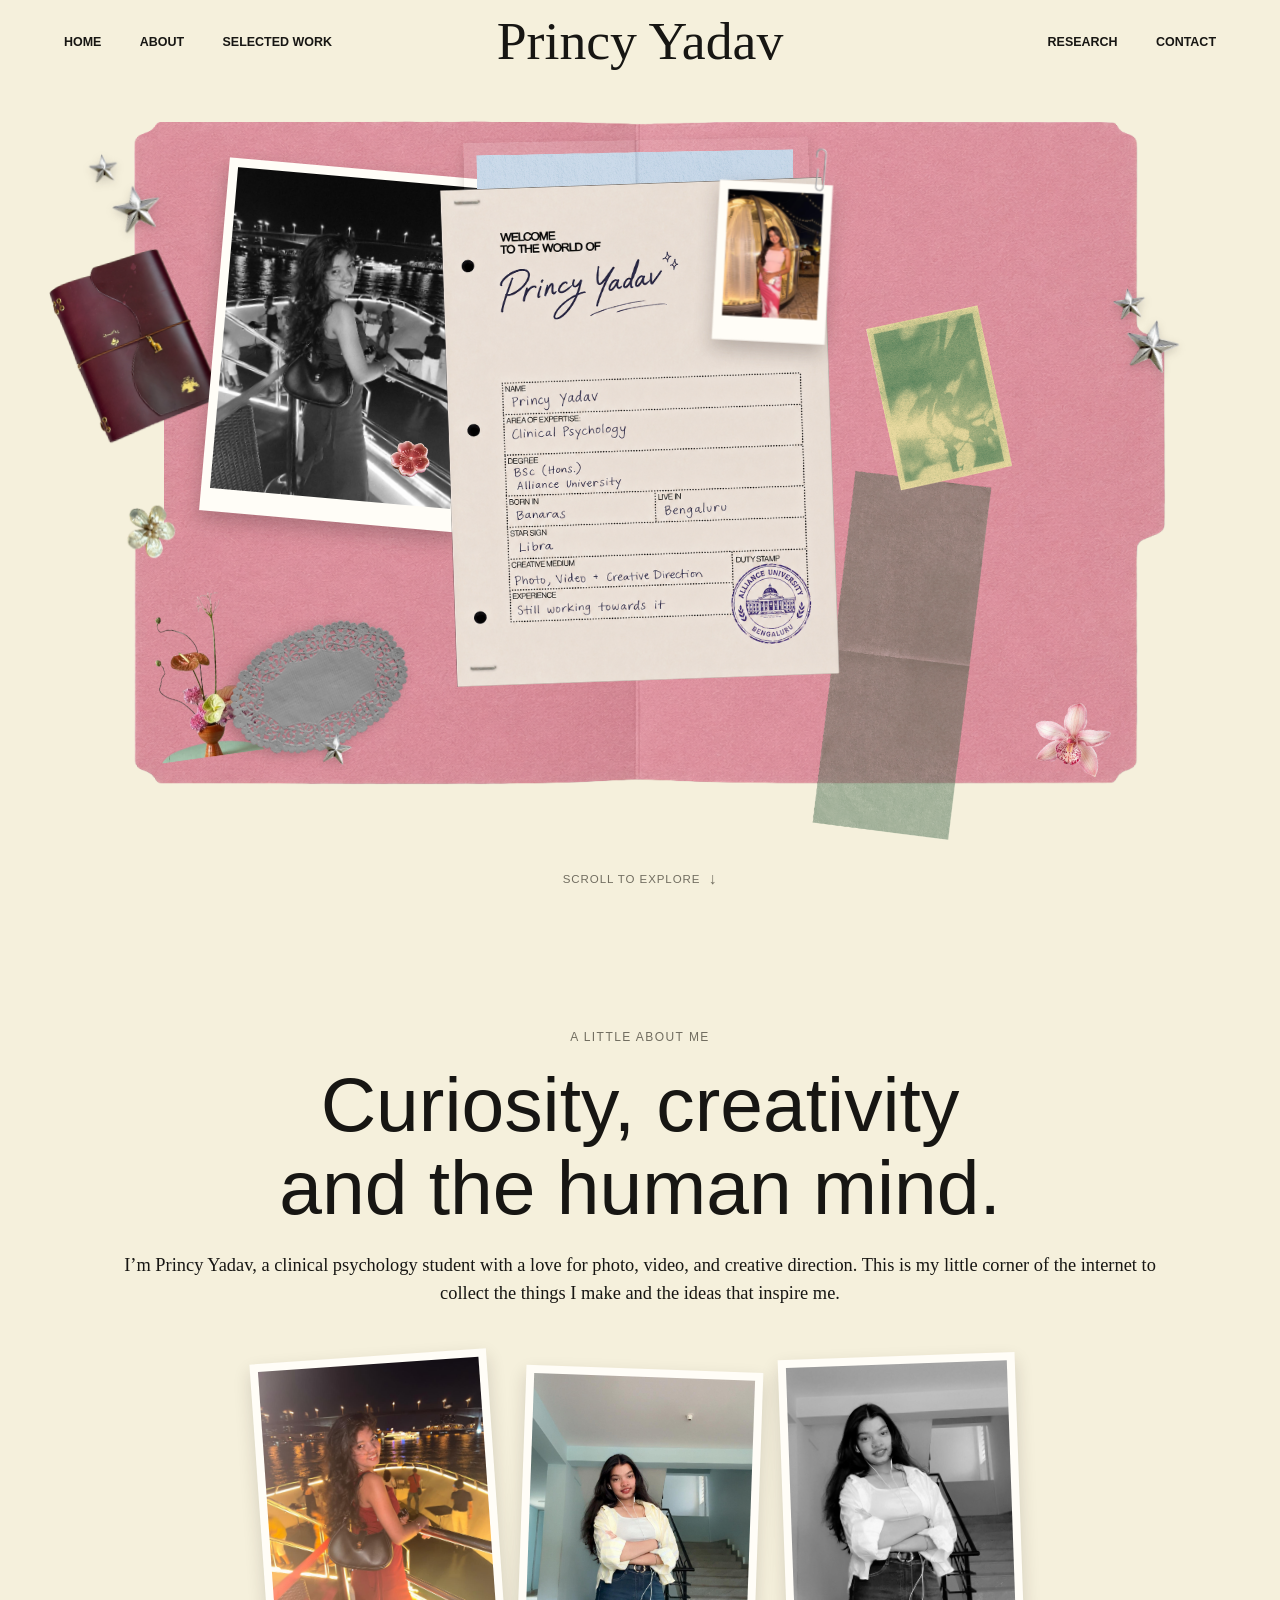
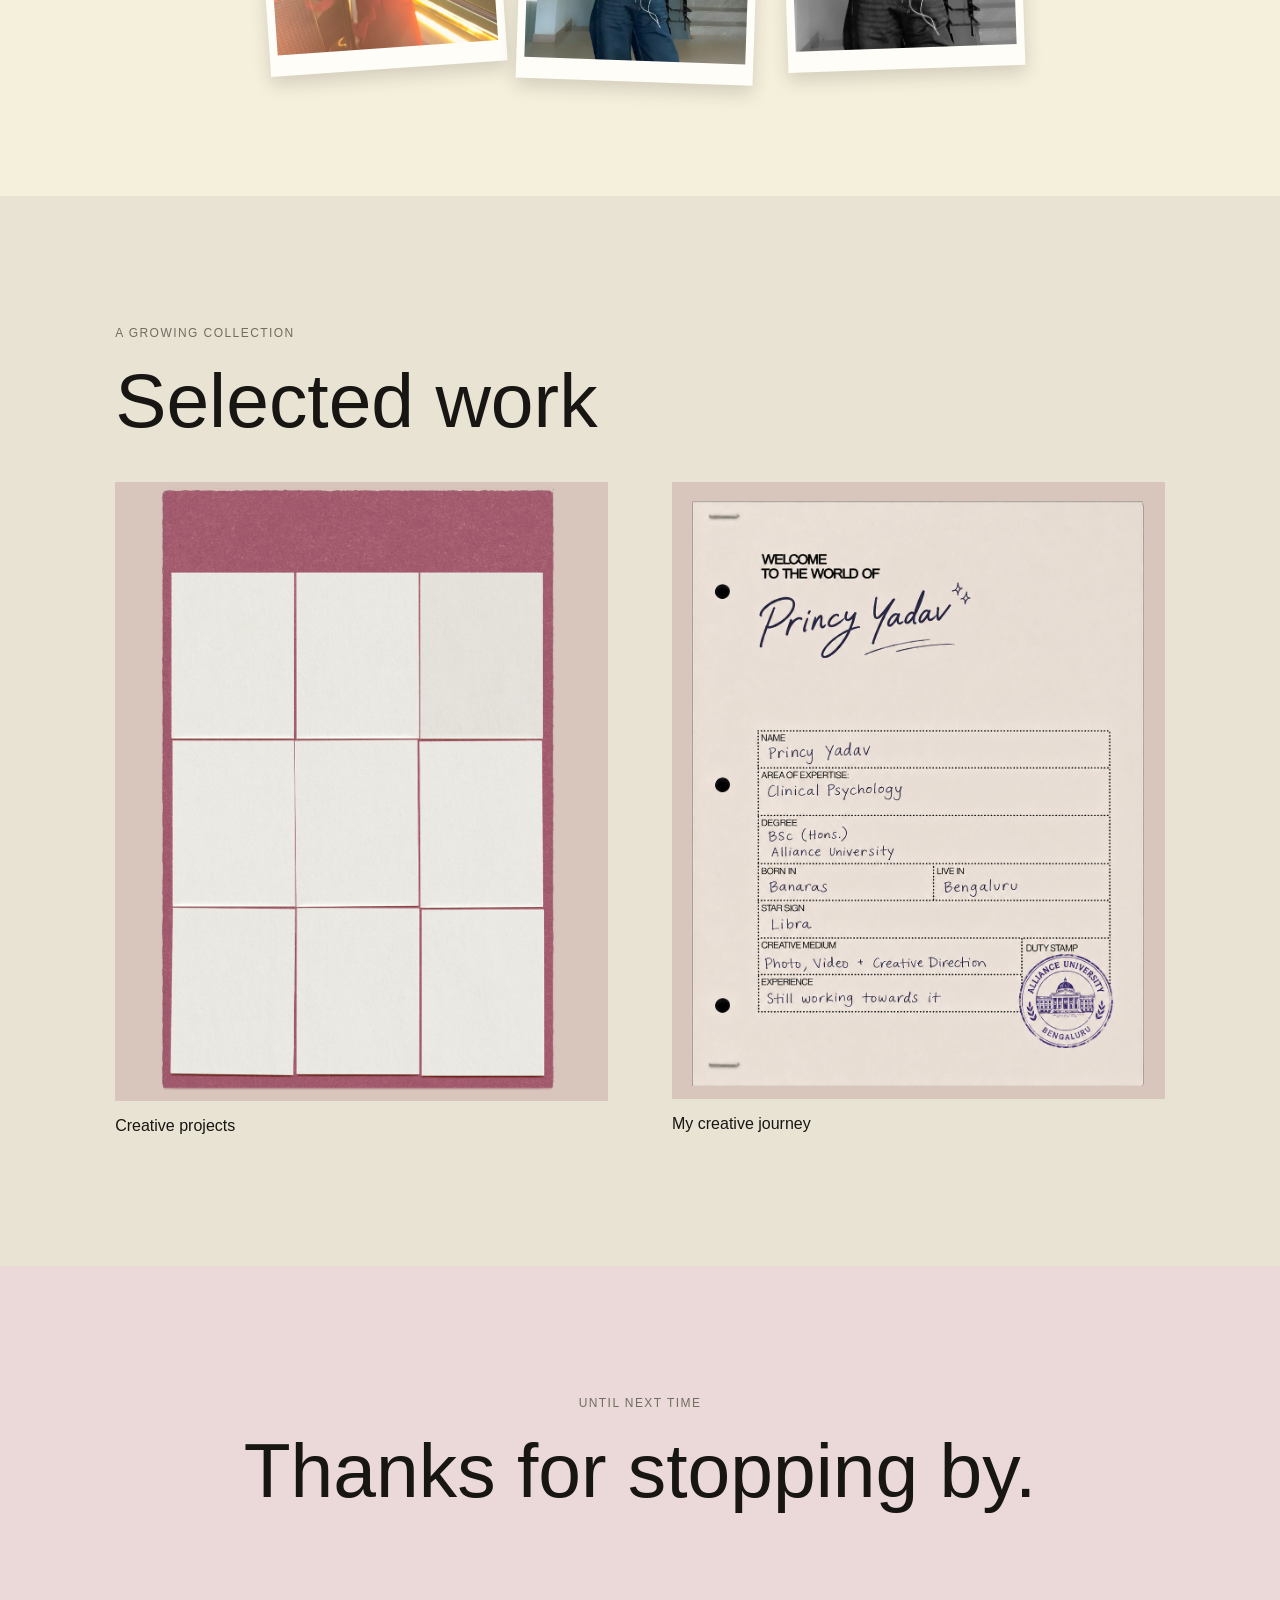
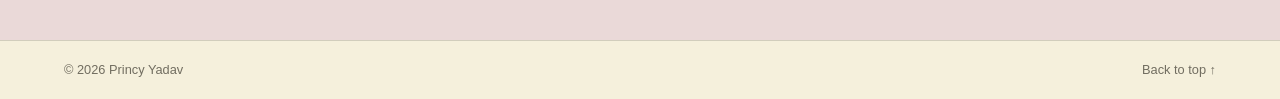
<file: index.html>
<!doctype html>
<html lang="en">
  <head>
    <meta charset="utf-8">
    <meta name="viewport" content="width=device-width, initial-scale=1">
    <meta name="theme-color" content="#f5f0dc">
    <meta
      name="description"
      content="The creative portfolio and journey of Princy Yadav."
    >
    <title>Princy Yadav — Creative Journey</title>
    <link rel="preconnect" href="https://fonts.cdnfonts.com">
    <link href="https://fonts.cdnfonts.com/css/grainne" rel="stylesheet">
    <link
      href="https://fonts.cdnfonts.com/css/acterumsignaturepersonaluse"
      rel="stylesheet"
    >
    <link rel="stylesheet" href="styles.css">
  </head>
  <body>
    <a class="skip-link" href="#main">Skip to content</a>

    <header class="site-header">
      <nav class="site-nav site-nav--left" aria-label="Main navigation">
        <a href="#home">Home</a>
        <a href="#about">About</a>
        <a href="#work">Selected work</a>
      </nav>
      <a class="wordmark" href="#home" aria-label="Princy Yadav, home">Princy Yadav</a>
      <nav class="site-nav site-nav--right" aria-label="More navigation">
        <a href="research.html">Research</a>
        <a href="#contact">Contact</a>
      </nav>
    </header>

    <main id="main">
      <section class="hero" id="home" aria-label="Welcome to the creative world of Princy Yadav">
        <div class="collage" aria-label="A scrapbook collage introducing Princy Yadav">
          <img class="collage-folder" src="image/pink_open_foulder.png" alt="">
          <div
            class="scrapbook-group backing-papers-group"
            data-scrapbook-group="backing"
            role="group"
            aria-label="Background paper stack"
          >
            <div class="backing-blue-anchor">
              <div
                class="resume-paper blue-journal"
                id="blue_paper_for_resume"
                tabindex="0"
                role="button"
                aria-label="Bring background papers to front"
                data-scrapbook-trigger
                aria-pressed="false"
              >
                <div class="journal-pages">
                  <section class="journal-page" aria-label="Introduction, page one">
                    <p>
                      I am a Psychology undergraduate at Alliance University, Bengaluru, with a growing passion for understanding human behaviour, emotions, cognition, and mental well-being.
                    </p>
                    <p>
                      I believe that understanding people begins with curiosity, empathy, and an open mind. I enjoy exploring how psychological concepts influence our thoughts, decisions, relationships, and everyday experiences.
                    </p>
                  </section>
                  <section class="journal-page journal-page--right" aria-label="Introduction, page two">
                    <p>
                      As a student, I am eager to strengthen my knowledge and develop skills in psychological research, critical thinking, communication, and interpersonal understanding. I value continuous learning and look forward to gaining practical exposure that will help me grow both academically and personally.
                    </p>
                    <p>
                      I am always open to connecting with fellow students, researchers, and professionals who share an interest in psychology, mental health, and human development.
                    </p>
                    <p class="journal-closing">Curious mind. Compassionate heart. Lifelong learner. 🌿</p>
                  </section>
                </div>
              </div>
            </div>
            <img
              class="collage-piece green-paper"
              src="image/stamp_green.png"
              alt=""
              tabindex="0"
              role="button"
              aria-label="Bring background papers to front"
              data-scrapbook-trigger
              aria-pressed="false"
            >
          </div>
          <figure class="photo-card photo-one">
            <img src="image/personal_photo_01.jpeg" alt="Princy by the water at night">
          </figure>
          <img class="collage-piece diary" src="image/diray.png" alt="">
          <img class="collage-piece flowers" src="image/flower-was.png" alt="">
          <img class="collage-piece background-paper" src="image/green_paper_stip.png" alt="">
          <img class="collage-piece tray" src="image/paper_stam_cut_ot.png" alt="">
          <img class="collage-piece lily" src="image/pik_lily.png" alt="">
          <img class="collage-piece star star-one" src="image/star1.png" alt="">
          <img class="collage-piece star star-two" src="image/star2.png" alt="">
          <img class="collage-piece star star-three" src="image/star3.png" alt="">
          <img class="collage-piece star star-right-small" src="image/star3.png" alt="">
          <img class="collage-piece star star-bottom-left" src="image/star3.png" alt="">
          <img class="collage-piece pearl-flower" src="image/button_lilly.png" alt="">
          <img class="collage-piece pink-flower" src="image/button.png" alt="">
          <div
            class="scrapbook-group resume-group is-active"
            data-scrapbook-group="resume"
            role="group"
            aria-label="Resume paper stack"
          >
            <div class="resume-stack">
              <img
                class="profile-poster"
                src="image/princy-journey-poster.png"
                alt="Princy Yadav's creative journey resume"
                tabindex="0"
                role="button"
                aria-label="Bring resume stack to front"
                data-scrapbook-trigger
                aria-pressed="true"
              >
              <figure
                class="photo-card photo-two"
                tabindex="0"
                role="button"
                aria-label="Bring resume stack to front"
                data-scrapbook-trigger
                aria-pressed="true"
              >
                <img src="image/personal_photo_04.jpeg" alt="Princy in a pink outfit">
                <img
                  class="collage-piece clip"
                  src="image/paper_clip.png"
                  alt=""
                  aria-hidden="true"
                >
              </figure>
              <a
                class="resume-download"
                href="image/princy-journey-poster.png"
                download="Princy-Yadav-Resume.png"
              >
               
              </a>
            </div>
          </div>
         
        </div>
        <a class="scroll-cue" href="#about">Scroll to explore <span aria-hidden="true">↓</span></a>
      </section>

      <section class="about section-wrap" id="about" aria-labelledby="about-title">
        <p class="eyebrow">A little about me</p>
        <h1 id="about-title">Curiosity, creativity<br>and the human mind.</h1>
        <p>
          I’m Princy Yadav, a clinical psychology student with a love for
          photo, video, and creative direction. This is my little corner of
          the internet to collect the things I make and the ideas that inspire me.
        </p>
        <div class="about-photos" aria-label="More personal photos">
          <figure class="about-photo">
            <img src="image/personal_photo_02.jpeg" alt="Princy on a boat at night">
          </figure>
          <figure class="about-photo">
            <img src="image/personal_photo_05.jpeg" alt="Princy in a light jacket">
          </figure>
          <figure class="about-photo">
            <img
              src="image/WhatsApp%20Image%202026-11-14%20at%204.09.56%20PM.jpeg"
              alt="Princy in a portrait photo"
            >
          </figure>
        </div>
      </section>

      <section class="work section-wrap" id="work" aria-labelledby="work-title">
        <p class="eyebrow">A growing collection</p>
        <h2 id="work-title">Selected work</h2>
        <div class="work-grid">
          <figure class="work-card">
            <img src="image/bentogrid.png" alt="Pink scrapbook page ready for creative work">
            <figcaption>Creative projects</figcaption>
          </figure>
          <figure class="work-card">
            <img src="image/princy-journey-poster.png" alt="Creative journey poster">
            <figcaption>My creative journey</figcaption>
          </figure>
        </div>
      </section>

      <section class="contact section-wrap" id="contact" aria-labelledby="contact-title">
        <p class="eyebrow">Until next time</p>
        <h2 id="contact-title">Thanks for stopping by.</h2>
      </section>
    </main>

    <footer class="site-footer">
      <p>© 2026 Princy Yadav</p>
      <a href="#home">Back to top ↑</a>
    </footer>
    <script>
      const scrapbookGroups = document.querySelectorAll("[data-scrapbook-group]");
      const hero = document.querySelector(".hero");

      const activateScrapbookGroup = (activeGroup) => {
        hero.classList.toggle(
          "is-backing-open",
          activeGroup.dataset.scrapbookGroup === "backing"
        );
        scrapbookGroups.forEach((group) => {
          const isActive = group === activeGroup;
          group.classList.toggle("is-active", isActive);
          group.querySelectorAll("[data-scrapbook-trigger]").forEach((trigger) => {
            trigger.setAttribute("aria-pressed", String(isActive));
          });
        });
      };

      scrapbookGroups.forEach((group) => {
        group.addEventListener("click", () => activateScrapbookGroup(group));
        group.addEventListener("keydown", (event) => {
          if (event.target.closest("a")) return;
          if (event.key !== "Enter" && event.key !== " ") return;

          event.preventDefault();
          activateScrapbookGroup(group);
        });
      });
    </script>
  </body>
</html>
</file>
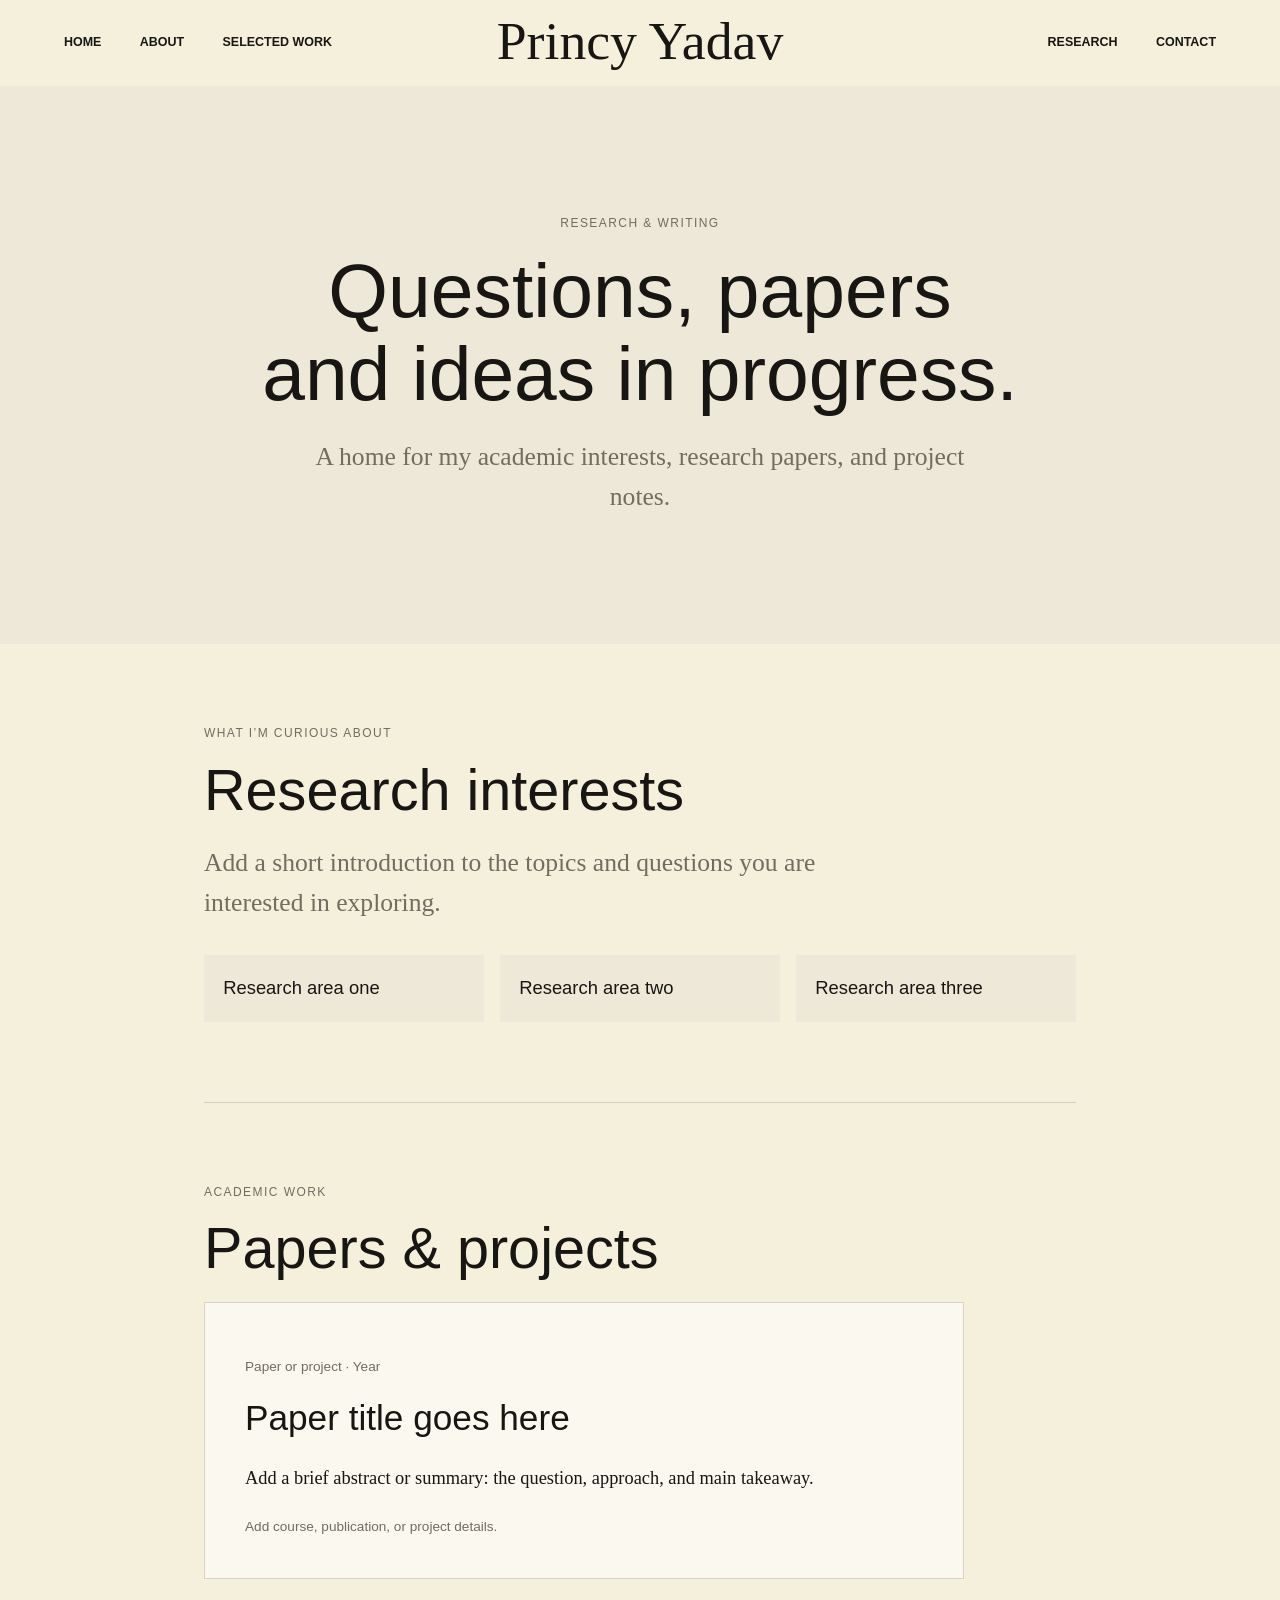
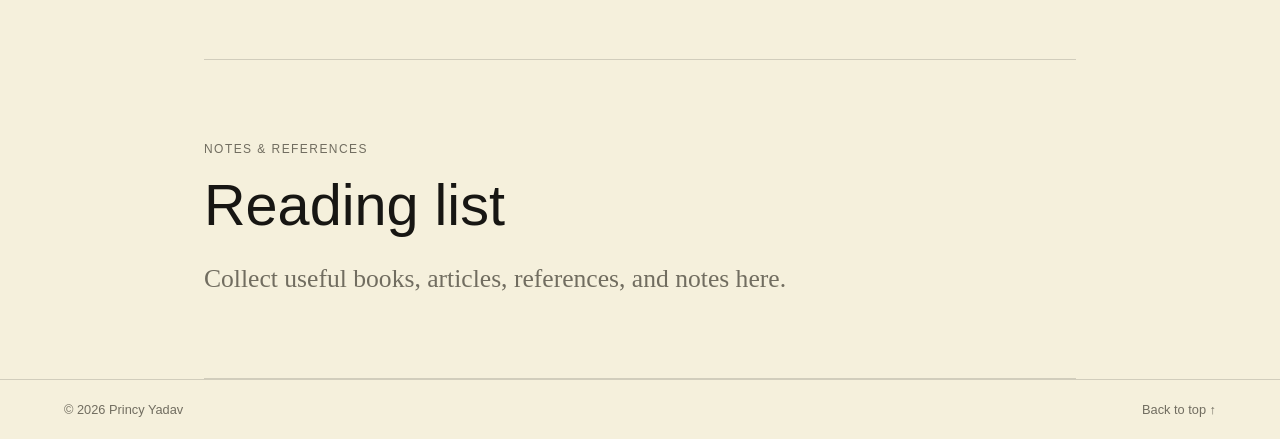
<file: research.html>
<!doctype html>
<html lang="en">
  <head>
    <meta charset="utf-8">
    <meta name="viewport" content="width=device-width, initial-scale=1">
    <meta name="theme-color" content="#f5f0dc">
    <meta
      name="description"
      content="Research interests, academic papers, and projects by Princy Yadav."
    >
    <title>Research & Papers — Princy Yadav</title>
    <link rel="preconnect" href="https://fonts.cdnfonts.com">
    <link href="https://fonts.cdnfonts.com/css/grainne" rel="stylesheet">
    <link
      href="https://fonts.cdnfonts.com/css/acterumsignaturepersonaluse"
      rel="stylesheet"
    >
    <link rel="stylesheet" href="styles.css">
  </head>
  <body>
    <a class="skip-link" href="#main">Skip to content</a>

    <header class="site-header">
      <nav class="site-nav site-nav--left" aria-label="Main navigation">
        <a href="index.html#home">Home</a>
        <a href="index.html#about">About</a>
        <a href="index.html#work">Selected work</a>
      </nav>
      <a class="wordmark" href="index.html#home" aria-label="Princy Yadav, home">Princy Yadav</a>
      <nav class="site-nav site-nav--right" aria-label="More navigation">
        <a href="research.html" aria-current="page">Research</a>
        <a href="index.html#contact">Contact</a>
      </nav>
    </header>

    <main id="main">
      <section class="research-hero section-wrap" aria-labelledby="research-title">
        <p class="eyebrow">Research & writing</p>
        <h1 id="research-title">Questions, papers<br>and ideas in progress.</h1>
        <p>
          A home for my academic interests, research papers, and project notes.
        </p>
      </section>

      <div class="research-content">
        <section class="research-block" aria-labelledby="interests-title">
          <p class="eyebrow">What I’m curious about</p>
          <h2 id="interests-title">Research interests</h2>
          <p class="research-copy">
            Add a short introduction to the topics and questions you are
            interested in exploring.
          </p>
          <div class="topic-list" aria-label="Research interest placeholders">
            <p>Research area one</p>
            <p>Research area two</p>
            <p>Research area three</p>
          </div>
        </section>

        <section class="research-block" id="papers" aria-labelledby="papers-title">
          <p class="eyebrow">Academic work</p>
          <h2 id="papers-title">Papers & projects</h2>
          <article class="paper-card">
            <p class="paper-meta">Paper or project · Year</p>
            <h3>Paper title goes here</h3>
            <p>
              Add a brief abstract or summary: the question, approach, and
              main takeaway.
            </p>
            <p class="paper-status">Add course, publication, or project details.</p>
          </article>
        </section>

        <section class="research-block" aria-labelledby="notes-title">
          <p class="eyebrow">Notes & references</p>
          <h2 id="notes-title">Reading list</h2>
          <p class="research-copy">
            Collect useful books, articles, references, and notes here.
          </p>
        </section>
      </div>
    </main>

    <footer class="site-footer">
      <p>© 2026 Princy Yadav</p>
      <a href="#main">Back to top ↑</a>
    </footer>
  </body>
</html>
</file>
<file: styles.css>
:root {
  color-scheme: light;
  --paper: #f5f0dc;
  --ink: #171613;
  --muted: #716d60;
  --pink: #d97791;
  --line: rgba(23, 22, 19, 0.16);
  --display-font: "Grainne", Arial, sans-serif;
  --body-font: "ActerumSignaturePersonalUse", "Segoe Script", cursive;
}

* {
  box-sizing: border-box;
}

html {
  scroll-behavior: smooth;
}

body {
  margin: 0;
  background: var(--paper);
  color: var(--ink);
  font-family: var(--body-font);
  font-size: 1.15rem;
  line-height: 1.55;
}

a {
  color: inherit;
}

.skip-link {
  position: absolute;
  top: 0.75rem;
  left: 0.75rem;
  z-index: 20;
  padding: 0.6rem 0.9rem;
  transform: translateY(-180%);
  background: var(--ink);
  color: var(--paper);
  font-family: var(--display-font);
}

.skip-link:focus {
  transform: translateY(0);
}

.site-header {
  position: relative;
  z-index: 10;
  display: grid;
  min-height: 86px;
  grid-template-columns: 1fr auto 1fr;
  align-items: center;
  gap: 1rem;
  padding: 0.65rem clamp(1.25rem, 5vw, 4.5rem);
}

.site-nav {
  display: flex;
  align-items: center;
  gap: clamp(1rem, 3vw, 2.8rem);
  font-family: var(--display-font);
  font-size: 0.78rem;
  font-weight: 600;
  text-transform: uppercase;
}

.site-nav--right {
  justify-content: flex-end;
}

.site-nav a,
.site-footer a {
  text-decoration: none;
  transition: color 180ms ease;
}

.site-nav a:hover,
.site-footer a:hover {
  color: var(--pink);
}

.wordmark {
  padding: 0 0.6rem 0.2rem;
  font-family: var(--body-font);
  font-size: clamp(2.2rem, 4.2vw, 3.8rem);
  line-height: 1;
  text-decoration: none;
  white-space: nowrap;
}

.hero {
  position: relative;
  display: grid;
  min-height: calc(100svh - 86px);
  align-items: start;
  justify-items: center;
  padding: 0;
  overflow: hidden;
}

.collage {
  position: relative;
  width: auto;
  height: min(58.25vw, calc(100svh - 110px));
  aspect-ratio: 1536 / 995;
  margin-top: 0;
  isolation: isolate;
}

.scrapbook-group {
  position: absolute;
  inset: 0;
  width: 100%;
  height: 100%;
  pointer-events: none;
  transform: translateY(0) scale(1);
  transform-origin: center;
  transition: transform 420ms cubic-bezier(0.2, 0.75, 0.3, 1);
}

/* Backing-paper stack: controls the layer order for the blue page and green stamp. */
.backing-papers-group {
  z-index: 7;
}

/* Resume stack: controls the layer order for the cream poster and its attachments. */
.resume-group {
  z-index: 4;
}

.scrapbook-group.is-active {
  z-index: 8;
  transform: translateY(-2px) scale(1.01);
}

.collage-folder,
.collage-piece,
.profile-poster {
  position: absolute;
  display: block;
  height: auto;
  user-select: none;
  -webkit-user-drag: none;
}

.collage-folder {
  z-index: 0;
  inset: 0;
  width: 100%;
  height: 100%;
  object-fit: contain;
}

.photo-card {
  position: absolute;
  z-index: 3;
  width: 23%;
  margin: 0;
  padding: 0.55rem 0.55rem 1.45rem;
  background: #fffdf7;
  box-shadow: 0 9px 18px rgba(39, 27, 24, 0.25);
}

.photo-card img {
  display: block;
  width: 100%;
  height: auto;
  object-fit: contain;
}

.photo-one {
  z-index: 2;
  top: 11%;
  left: 13%;
  width: 22.5%;
  transform: rotate(5deg);
  animation: drift-in 900ms 160ms both;
}

.photo-two {
  z-index: 2;
  top: 3%;
  left: 68%;
  width: 27%;
  pointer-events: auto;
  cursor: pointer;
  transform: rotate(3deg);
  animation: drift-in 900ms 240ms both;
}

.diary {
  z-index: 1;
  top: 22%;
  left: -1%;
  width: 14%;
  transform: rotate(-12deg);
  animation: drift-in 900ms 100ms both;
}

.flowers {
  z-index: 5;
  bottom: 10%;
  left: 5%;
  width: 14%;
  transform: rotate(-8deg);
  animation: drift-in 900ms 350ms both;
}

.background-paper {
  z-index: 1;
  top: 52%;
  right: 20.5%;
  width: 13.5%;
  transform: rotate(187deg);
  animation: drift-in 900ms 260ms both;
}

/* Positions the green stamp inside the backing-paper stack. */
.green-paper {
  z-index: 2;
  top: 30%;
  left: 70%;
  width: 12%;
  pointer-events: auto;
  cursor: pointer;
  transform: rotate(-12deg);
  animation: drift-in 900ms 260ms both;
}

/* Positions the blue journal within the backing-paper stack. */
.backing-blue-anchor {
  position: absolute;
  z-index: 0;
  top: 7.2%;
  left: 35%;
  width: 30%;
  aspect-ratio: 1121 / 1403;
}

.tray {
  z-index: 6;
  bottom: 6%;
  left: 15.5%;
  width: 13%;
  filter: grayscale(1) brightness(0.7) contrast(1.3) drop-shadow(0 6px 6px rgba(39, 27, 24, 0.25));
  transform: rotate(68deg);
  animation: drift-in 900ms 320ms both;
}

.lily {
  z-index: 5;
  right: 8%;
  bottom: 6%;
  width: 9%;
  transform: rotate(12deg);
  animation: drift-in 900ms 420ms both;
}

.clip {
  z-index: 4;
  top: -25%;
  right: 4%;
  left: auto;
  pointer-events: auto;
  cursor: pointer;
  transform: rotate(2deg);
  animation: drift-in 900ms 450ms both;
}

.photo-card img.clip {
  width: 16.5%;
}

.star {
  z-index: 6;
  filter: drop-shadow(0 3px 4px rgba(39, 27, 24, 0.18));
  animation: drift-in 900ms 300ms both;
}

.star-one {
  top: 13%;
  left: 4%;
  width: 4.5%;
  transform: rotate(-12deg);
}

.star-two {
  top: 31%;
  right: 3%;
  width: 5%;
  transform: rotate(12deg);
}

.star-three {
  top: 9%;
  left: 2%;
  width: 2.7%;
  transform: rotate(-8deg);
}

.star-right-small {
  top: 27%;
  right: 6%;
  width: 3%;
  transform: rotate(-8deg);
}

.star-bottom-left {
  bottom: 9%;
  left: 22%;
  width: 3%;
  transform: rotate(8deg);
}

.pearl-flower {
  z-index: 6;
  top: 55%;
  left: 3.5%;
  width: 8%;
  transform: rotate(-10deg);
  animation: drift-in 900ms 380ms both;
}

.pink-flower {
  z-index: 6;
  top: 47%;
  left: 28%;
  width: 4.5%;
  transform: rotate(-10deg);
  animation: drift-in 900ms 400ms both;
}

/* Positions the resume assembly within the collage; its child rules place the poster and attachments. */
.resume-stack {
  position: absolute;
  z-index: 1;
  top: 11.5%;
  left: 32%;
  width: 36%;
  aspect-ratio: 1121 / 1403;
  pointer-events: none;
}

.resume-paper {
  position: absolute;
  z-index: 0;
  display: block;
  width: 100%;
  height: 100%;
  pointer-events: auto;
  cursor: pointer;
  transform: rotate(-1deg);
}

.blue-journal {
  position: relative;
  overflow: hidden;
  padding: 5% 4%;
  background: url("image/blue_paper_for_resume.png") center / 100% 100% no-repeat;
  box-shadow: 0 6px 12px rgba(39, 27, 24, 0.16);
  color: #202b42;
}

.blue-journal::before {
  position: absolute;
  z-index: 0;
  inset: 0;
  background: linear-gradient(
    90deg,
    rgba(247, 249, 249, 0.13) 0%,
    rgba(247, 249, 249, 0.13) 49.5%,
    rgba(42, 56, 76, 0.1) 50%,
    rgba(247, 249, 249, 0.07) 51%,
    rgba(247, 249, 249, 0.07) 100%
  );
  content: "";
  pointer-events: none;
}

.journal-pages {
  position: relative;
  z-index: 1;
  display: grid;
  height: 100%;
  grid-template-columns: repeat(2, minmax(0, 1fr));
  gap: 0;
  font-family: Georgia, "Times New Roman", serif;
  font-size: clamp(0.65rem, 0.7vw, 0.72rem);
  line-height: 1.3;
}

.backing-papers-group:not(.is-active) .journal-pages {
  visibility: hidden;
}

.journal-page {
  position: relative;
  min-width: 0;
  display: flex;
  flex-direction: column;
  justify-content: center;
  padding: 0 6%;
}

.journal-page p {
  margin: 0 0 0.9em;
}

.journal-page .journal-closing {
  margin-top: 1.25em;
  color: #34445c;
  font-size: 1.08em;
  font-style: italic;
  line-height: 1.45;
}

.profile-poster {
  z-index: 1;
  inset: 0;
  width: 100%;
  height: 100%;
  object-fit: contain;
  pointer-events: auto;
  cursor: pointer;
  transform: rotate(-2deg);
  animation: poster-in 900ms 120ms both;
}

.profile-poster:focus-visible,
.photo-two:focus-visible,
.resume-paper:focus-visible,
.green-paper:focus-visible {
  outline: 2px solid #625a87;
  outline-offset: 3px;
}

.collage-caption {
  position: absolute;
  z-index: 6;
  right: 7%;
  bottom: 5%;
  max-width: 13rem;
  margin: 0;
  color: #24201d;
  font-family: var(--display-font);
  font-size: clamp(0.8rem, 1.5vw, 1rem);
  line-height: 1.3;
  text-align: center;
  transform: rotate(-5deg);
}

.scroll-cue {
  position: absolute;
  bottom: 0.5rem;
  display: flex;
  align-items: center;
  gap: 0.5rem;
  color: var(--muted);
  font-family: var(--display-font);
  font-size: 0.72rem;
  letter-spacing: 0.08em;
  text-decoration: none;
  text-transform: uppercase;
}

.scroll-cue span {
  font-size: 1rem;
}

.section-wrap {
  padding: clamp(4.5rem, 10vw, 8rem) clamp(1.25rem, 9vw, 9rem);
}

.eyebrow {
  margin: 0 0 1rem;
  color: var(--muted);
  font-family: var(--display-font);
  font-size: 0.75rem;
  letter-spacing: 0.12em;
  text-transform: uppercase;
}

.about,
.contact {
  text-align: center;
}

.about h1,
.work h2,
.contact h2,
.research-hero h1,
.research-block h2 {
  margin: 0 0 1.4rem;
  font-family: var(--display-font);
  font-size: clamp(2.7rem, 6vw, 5.4rem);
  font-weight: 400;
  line-height: 1.08;
}

.about > p:last-child,
.research-hero > p:last-child,
.research-copy {
  max-width: 43rem;
  margin: 0 auto;
  color: var(--muted);
  font-size: clamp(1.2rem, 2.4vw, 1.6rem);
}

.about-photos {
  display: grid;
  max-width: 760px;
  grid-template-columns: repeat(3, minmax(0, 1fr));
  align-items: start;
  gap: clamp(0.65rem, 2vw, 1.5rem);
  margin: 3rem auto 0;
}

.about-photo {
  margin: 0;
  padding: 0.5rem 0.5rem 1.3rem;
  background: #fffdf7;
  box-shadow: 0 8px 18px rgba(39, 27, 24, 0.16);
}

.about-photo:nth-child(1) {
  transform: rotate(-4deg);
}

.about-photo:nth-child(2) {
  transform: translateY(0.8rem) rotate(2deg);
}

.about-photo:nth-child(3) {
  transform: rotate(-2deg);
}

.about-photo img {
  display: block;
  width: 100%;
  aspect-ratio: 0.78;
  object-fit: cover;
}

.work {
  background: #e9e3d3;
}

.work h2 {
  margin-bottom: 2.5rem;
}

.work-grid {
  display: grid;
  grid-template-columns: repeat(2, minmax(0, 1fr));
  gap: clamp(1.5rem, 5vw, 4rem);
}

.work-card {
  margin: 0;
}

.work-card img {
  display: block;
  width: 100%;
  max-height: 620px;
  object-fit: contain;
  background: #d8c6bd;
}

.work-card figcaption {
  padding-top: 0.8rem;
  font-family: var(--display-font);
  font-size: 1rem;
}

.research-hero {
  background: #eee8d8;
  text-align: center;
}

.research-hero h1 {
  margin-bottom: 1.4rem;
}

.research-content {
  max-width: 1000px;
  margin: 0 auto;
  padding: 0 clamp(1.25rem, 5vw, 4rem);
}

.research-block {
  padding: clamp(3rem, 7vw, 5rem) 0;
  border-bottom: 1px solid var(--line);
}

.research-block h2 {
  font-size: clamp(2.2rem, 4.5vw, 3.8rem);
}

.research-copy {
  margin: 0;
}

.topic-list {
  display: grid;
  grid-template-columns: repeat(3, minmax(0, 1fr));
  gap: 1rem;
  margin-top: 2rem;
}

.topic-list p {
  margin: 0;
  padding: 1.2rem;
  background: #eee8d8;
  font-family: var(--display-font);
}

.paper-card {
  max-width: 760px;
  padding: clamp(1.5rem, 4vw, 2.5rem);
  border: 1px solid var(--line);
  background: #fbf8ef;
}

.paper-meta,
.paper-status {
  color: var(--muted);
  font-family: var(--display-font);
  font-size: 0.85rem;
}

.paper-card h3 {
  margin: 0 0 0.8rem;
  font-family: var(--display-font);
  font-size: clamp(1.6rem, 3vw, 2.2rem);
  font-weight: 400;
}

.paper-card p:last-child {
  margin: 1.5rem 0 0;
}

.contact {
  background: #ead9d8;
}

.contact h2 {
  margin-bottom: 0;
}

.site-footer {
  display: flex;
  justify-content: space-between;
  gap: 1rem;
  padding: 1.2rem clamp(1.25rem, 5vw, 4.5rem);
  border-top: 1px solid var(--line);
  color: var(--muted);
  font-family: var(--display-font);
  font-size: 0.8rem;
}

.site-footer p {
  margin: 0;
}

@keyframes poster-in {
  from {
    opacity: 0;
    transform: translateY(20px) rotate(-2deg);
  }

  to {
    opacity: 1;
    transform: translateY(0) rotate(-2deg);
  }
}

@keyframes drift-in {
  from {
    opacity: 0;
    translate: 0 14px;
  }

  to {
    opacity: 1;
    translate: 0 0;
  }
}

@media (max-width: 760px) {
  .site-header {
    min-height: 0;
    grid-template-columns: 1fr;
    gap: 0.35rem;
    padding: 0.8rem 1rem 0.7rem;
    text-align: center;
  }

  .wordmark {
    grid-row: 1;
    font-size: 2.7rem;
  }

  .site-nav {
    justify-content: center;
    gap: clamp(0.8rem, 4vw, 1.5rem);
    font-size: 0.67rem;
  }

  .site-nav--left {
    grid-row: 2;
  }

  .site-nav--right {
    grid-row: 3;
  }

  .hero {
    min-height: 0;
    padding: 1rem 0 3rem;
  }

  .collage {
    width: 100%;
    height: clamp(1100px, 280vw, 1500px);
    aspect-ratio: auto;
    margin-top: 0;
  }

  .photo-card {
    width: 25%;
    padding: 0.3rem 0.3rem 0.8rem;
  }

  .photo-one {
    top: 9%;
    left: 6%;
  }

  .photo-two {
    top: 3%;
    left: 68%;
    width: 27%;
  }

  .clip {
    top: -40%;
  }

  .diary {
    top: 22%;
    left: 2%;
    width: 15%;
  }

  .flowers {
    bottom: 10%;
    left: 5%;
    width: 15%;
  }

  .background-paper {
    top: 52%;
    right: 16%;
    bottom: ;
    width: 17%;
  }

  .green-paper {
    top: 20%;
    right: 20%;
    left: auto;
    width: 13.2%;
  }

  .tray {
    bottom: 6%;
    left: 15.5%;
    width: 13%;
  }

  .lily {
    right: 8%;
    bottom: 6%;
    width: 9%;
  }

  .star-one {
    top: 7%;
    left: 4%;
    width: 7%;
  }

  .star-two {
    top: 32%;
    right: 5%;
    width: 7%;
  }

  .star-three {
    top: 3%;
    left: 2%;
    width: 4%;
  }

  .star-right-small {
    top: 29%;
    right: 5%;
    width: 4%;
  }

  .star-bottom-left {
    bottom: 9%;
    left: 22%;
    width: 4%;
  }

  .pearl-flower {
    top: 52%;
    left: 3%;
    width: 9%;
  }

  .pink-flower {
    top: 46%;
    left: 28%;
    width: 5%;
  }

  .resume-stack {
    top: 78%;
    left: 32%;
    width: 36%;
  }

  /* Mobile overrides reposition the blue journal within the same backing-paper stack. */
  .backing-blue-anchor {
    top: 75%;
    left: 35%;
    width: 30%;
    aspect-ratio: 1121 / 1403;
    transition:
      top 420ms cubic-bezier(0.2, 0.75, 0.3, 1),
      left 420ms cubic-bezier(0.2, 0.75, 0.3, 1),
      width 420ms cubic-bezier(0.2, 0.75, 0.3, 1),
      height 420ms cubic-bezier(0.2, 0.75, 0.3, 1);
  }

  .backing-papers-group.is-active .backing-blue-anchor {
    top: 2%;
    left: 4%;
    width: 76%;
    height: clamp(700px, 175vw, 850px);
    aspect-ratio: auto;
  }

  .blue-journal {
    padding: 6% 7%;
  }

  .journal-pages {
    grid-template-columns: 1fr;
    grid-template-rows: auto auto;
    gap: 0.85rem;
    font-size: clamp(0.72rem, 3.1vw, 0.9rem);
    line-height: 1.45;
  }

  .blue-journal::before {
    background: linear-gradient(
      180deg,
      rgba(247, 249, 249, 0.13) 0%,
      rgba(247, 249, 249, 0.13) 49.5%,
      rgba(42, 56, 76, 0.1) 50%,
      rgba(247, 249, 249, 0.07) 51%,
      rgba(247, 249, 249, 0.07) 100%
    );
  }

  .journal-page {
    padding-bottom: 1rem;
  }

  .journal-page--right {
    padding-top: 0.85rem;
    padding-left: 0;
    border-top: 1px solid rgba(32, 43, 66, 0.2);
  }

  .journal-page .journal-closing {
    margin-top: 0.9em;
  }

  .resume-download {
    bottom: -8%;
    gap: 0.25rem;
    padding: 0.25rem 0.45rem;
    font-size: 0.6rem;
  }

  .resume-download img {
    width: 1.7rem;
    height: 1.2rem;
  }

  .collage-caption {
    right: 6%;
    bottom: 5%;
    max-width: 7rem;
    font-size: 0.7rem;
  }

  .scroll-cue {
    bottom: 0.8rem;
  }

  .work-grid {
    grid-template-columns: 1fr;
  }

  .topic-list {
    grid-template-columns: 1fr;
  }

  .about-photos {
    gap: 0.45rem;
    margin-top: 2rem;
  }

  .about-photo {
    padding: 0.3rem 0.3rem 0.8rem;
  }
}

@media (min-width: 761px) and (max-width: 1199px) {
  .hero.is-backing-open {
    padding-bottom: clamp(220px, 25vw, 300px);
  }

  .backing-papers-group.is-active .backing-blue-anchor {
    top: 2%;
    left: 12%;
    width: 76%;
    height: clamp(640px, 64vw, 760px);
    aspect-ratio: auto;
  }
}

@media (min-width: 1200px) and (max-height: 800px) {
  .hero.is-backing-open {
    padding-bottom: clamp(180px, 20vw, 260px);
  }

  .backing-papers-group.is-active .backing-blue-anchor {
    top: 2%;
    left: 12%;
    width: 76%;
    height: clamp(640px, 58vw, 720px);
    aspect-ratio: auto;
  }

  .background-paper {
    right: -4.5%;
  }
}

@media (min-width: 1500px) {
  .background-paper {
    right: 0;
  }
}

@media (min-width: 1585px) and (max-height: 950px) {
  .background-paper {
    right: -4.5%;
  }
}

@media (prefers-reduced-motion: reduce) {
  *,
  *::before,
  *::after {
    scroll-behavior: auto !important;
    animation-duration: 0.01ms !important;
    animation-iteration-count: 1 !important;
    transition-duration: 0.01ms !important;
  }
}
</file>
